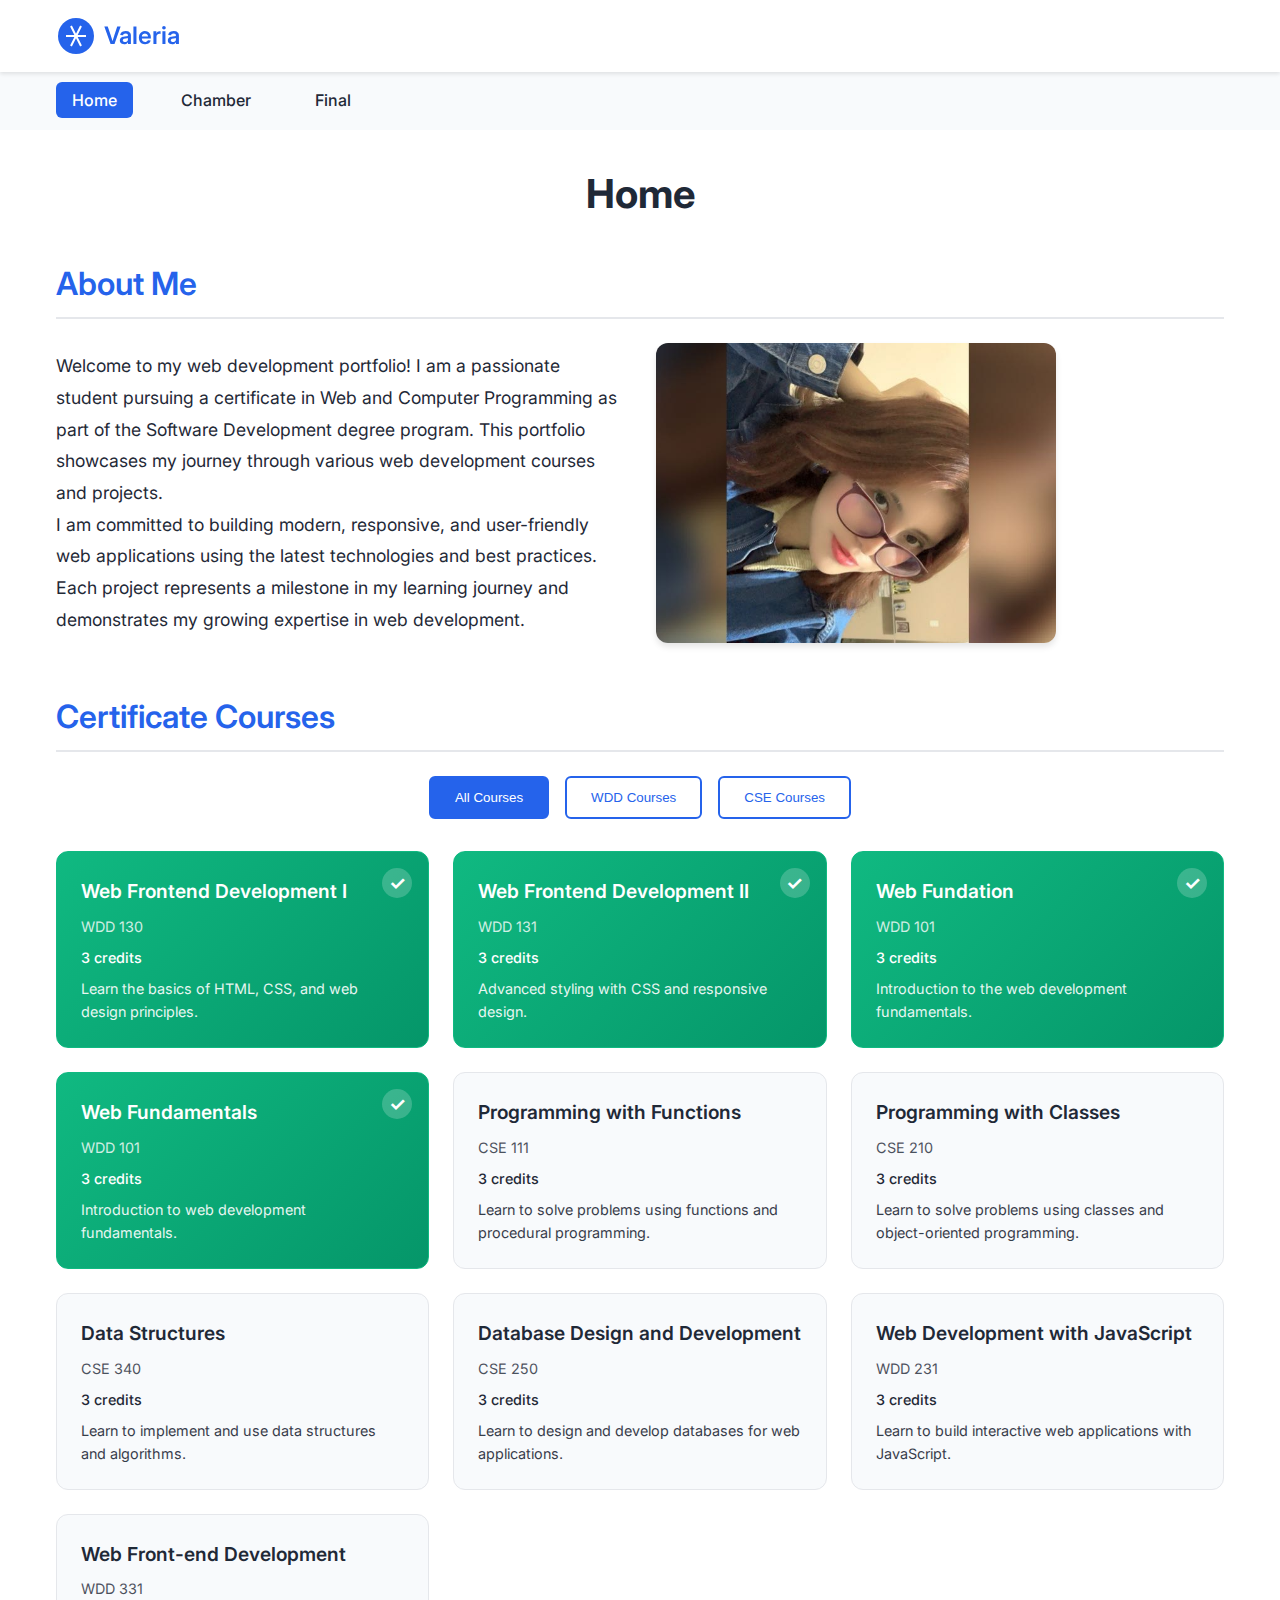
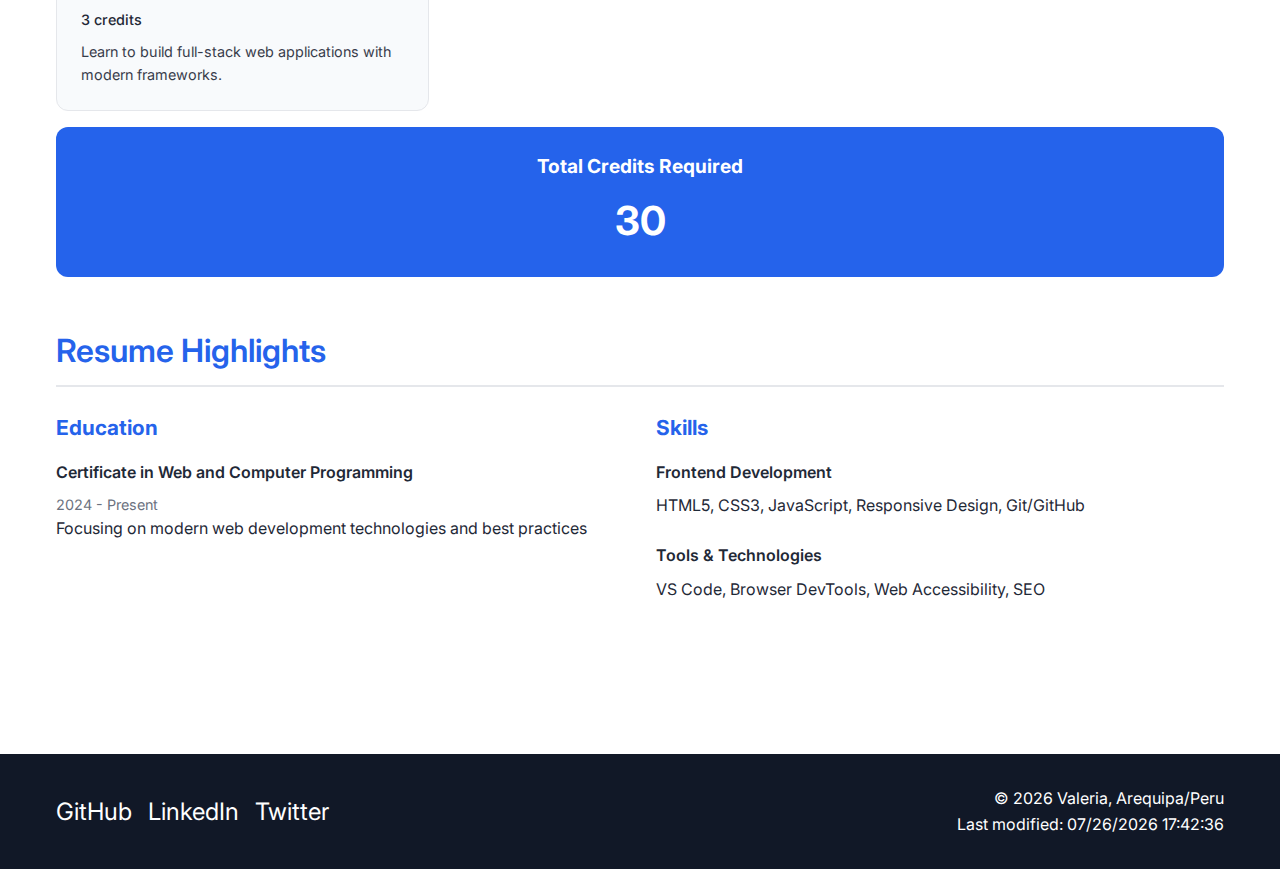
<file: index.html>
<!DOCTYPE html>
<html lang="en">
<head>
    <meta charset="UTF-8">
    <meta name="viewport" content="width=device-width, initial-scale=1.0">
    <meta name="description" content="Web Development Portfolio - Showcasing projects and coursework in web development and computer programming">
    <meta name="author" content="Valeria">
    <title>Web Development Portfolio</title>
    <link rel="preconnect" href="https://fonts.googleapis.com">
    <link rel="preconnect" href="https://fonts.gstatic.com" crossorigin>
    <link href="https://fonts.googleapis.com/css2?family=Inter:wght@300;400;500;600;700&display=swap" rel="stylesheet">
    <link rel="stylesheet" href="./styles/style.css">
    <script src="./scripts/script.js"></script>
</head>
<body>
    <header>
        <div class="container">
            <div class="header-content">
                <div class="logo-container">
                    <svg class="logo" viewBox="0 0 40 40" fill="none" xmlns="http://www.w3.org/2000/svg">
                        <circle cx="20" cy="20" r="18" fill="#2563eb"/>
                        <path d="M10 20h20M15 10l5 10-5 10M25 10l-5 10 5 10" stroke="white" stroke-width="2"/>
                    </svg>
                    <span class="site-name">Valeria</span>
                </div>
                <div class="hamburger" onclick="toggleMenu()">
                    <span></span>
                    <span></span>
                    <span></span>
                </div>
            </div>
        </div>
    </header>

    <nav>
        <div class="container">
            <ul class="nav-menu">
                <li><a href="#home" class="active">Home</a></li>
                <li><a href="#chamber">Chamber</a></li>
                <li><a href="#final">Final</a></li>
            </ul>
        </div>
    </nav>

    <main>
        <div class="container">
            <h1>Home</h1>
            
            <section id="about">
                <h2>About Me</h2>
                <div class="about-content">
                    <div class="about-text">
                        <p>Welcome to my web development portfolio! I am a passionate student pursuing a certificate in Web and Computer Programming as part of the Software Development degree program. This portfolio showcases my journey through various web development courses and projects.</p>
                        <p>I am committed to building modern, responsive, and user-friendly web applications using the latest technologies and best practices. Each project represents a milestone in my learning journey and demonstrates my growing expertise in web development.</p>
                    </div>
                    <img class="about-image" src="./images/photo.jpeg" alt="Profile" />
                </div>
            </section>

            <section id="certificate">
                <h2>Certificate Courses</h2>
                <div class="filter-buttons">
                    <button class="filter-btn active" onclick="filterCourses('all')">All Courses</button>
                    <button class="filter-btn" onclick="filterCourses('WDD')">WDD Courses</button>
                    <button class="filter-btn" onclick="filterCourses('CSE')">CSE Courses</button>
                </div>
                <div class="course-grid" id="courseGrid"></div>
                <div class="credits-summary">
                    <h3>Total Credits Required</h3>
                    <div class="credits-number" id="totalCredits">0</div>
                </div>
            </section>

            <section id="resume">
                <h2>Resume Highlights</h2>
                <div class="resume-content">
                    <div class="resume-section">
                        <h3>Education</h3>
                        <div class="resume-item">
                            <h4>Certificate in Web and Computer Programming</h4>
                            <div class="date">2024 - Present</div>
                            <p>Focusing on modern web development technologies and best practices</p>
                        </div>
                    </div>
                    <div class="resume-section">
                        <h3>Skills</h3>
                        <div class="resume-item">
                            <h4>Frontend Development</h4>
                            <p>HTML5, CSS3, JavaScript, Responsive Design, Git/GitHub</p>
                        </div>
                        <div class="resume-item">
                            <h4>Tools & Technologies</h4>
                            <p>VS Code, Browser DevTools, Web Accessibility, SEO</p>
                        </div>
                    </div>
                </div>
            </section>
        </div>
    </main>

    <footer>
        <div class="container">
            <div class="footer-content">
                <div class="social-links">
                    <a href="https://github.com/yourusername" target="_blank">GitHub</a>
                    <a href="https://linkedin.com/in/yourprofile" target="_blank">LinkedIn</a>
                    <a href="https://twitter.com/yourusername" target="_blank">Twitter</a>
                </div>
                <div class="footer-info">
                    <p>&copy; <span id="currentYear"></span> Valeria, Arequipa/Peru</p>
                    <p id="lastModified"></p>
                </div>
            </div>
        </div>
    </footer>
</body>
</html>
</file>
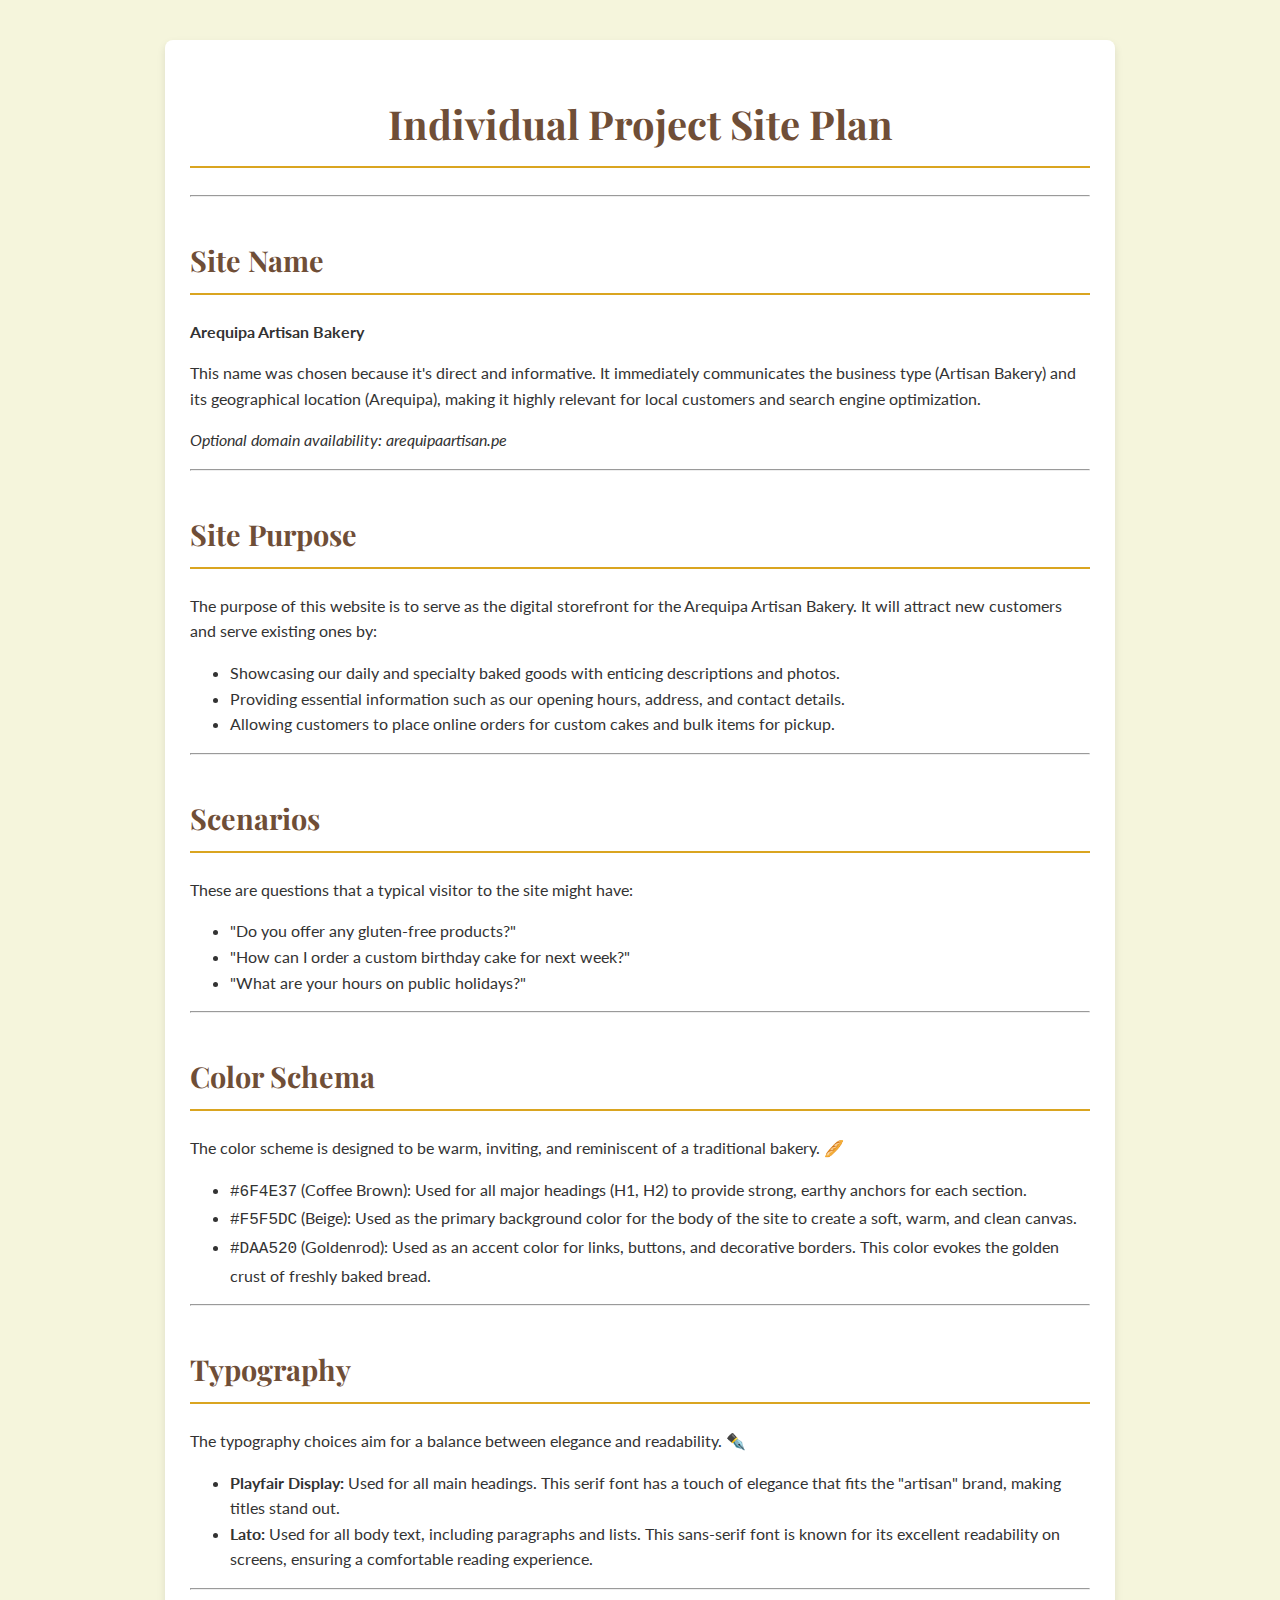
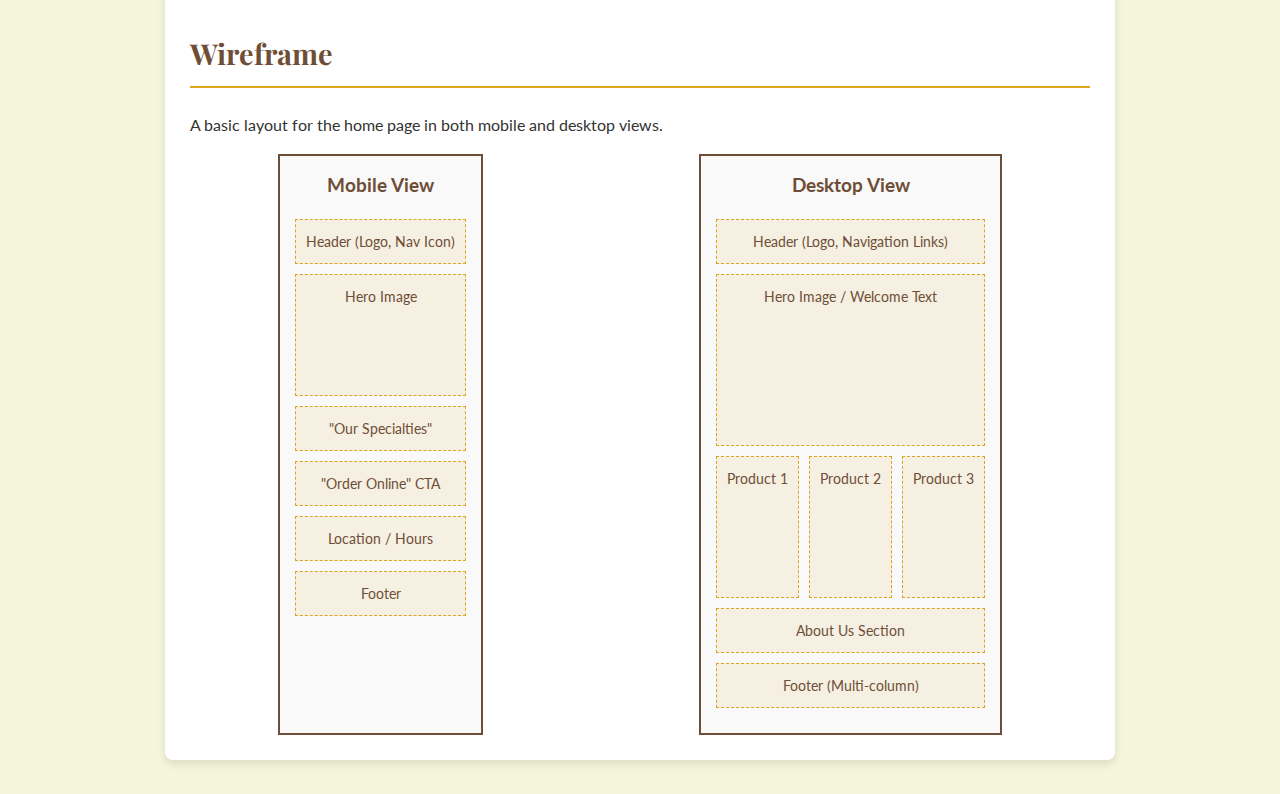
<file: project/index.html>
<!DOCTYPE html>
<html lang="en">
<head>
    <meta charset="UTF-8">
    <meta name="viewport" content="width=device-width, initial-scale=1.0">
    <title>Arequipa Artisan Bakery - Site Plan</title>
    
    <link rel="preconnect" href="https://fonts.googleapis.com">
    <link rel="preconnect" href="https://fonts.gstatic.com" crossorigin>
    <link href="https://fonts.googleapis.com/css2?family=Lato:wght@400;700&family=Playfair+Display:wght@700&display=swap" rel="stylesheet">
    <link rel="stylesheet" href="./styles/style.css">
</head>
<body>

    <main>
        <h1>Individual Project Site Plan</h1>

        <hr>

        <h2>Site Name</h2>
        <p>
            <b>Arequipa Artisan Bakery</b>
        </p>
        <p>
            This name was chosen because it's direct and informative. It immediately communicates the business type (Artisan Bakery) and its geographical location (Arequipa), making it highly relevant for local customers and search engine optimization.
        </p>
        <p>
            <i>Optional domain availability: arequipaartisan.pe</i>
        </p>
        
        <hr>

        <h2>Site Purpose</h2>
        <p>
            The purpose of this website is to serve as the digital storefront for the Arequipa Artisan Bakery. It will attract new customers and serve existing ones by:
        </p>
        <ul>
            <li>Showcasing our daily and specialty baked goods with enticing descriptions and photos.</li>
            <li>Providing essential information such as our opening hours, address, and contact details.</li>
            <li>Allowing customers to place online orders for custom cakes and bulk items for pickup.</li>
        </ul>

        <hr>

        <h2>Scenarios</h2>
        <p>These are questions that a typical visitor to the site might have:</p>
        <ul>
            <li>"Do you offer any gluten-free products?"</li>
            <li>"How can I order a custom birthday cake for next week?"</li>
            <li>"What are your hours on public holidays?"</li>
        </ul>

        <hr>

        <h2>Color Schema</h2>
        <p>The color scheme is designed to be warm, inviting, and reminiscent of a traditional bakery. 🥖</p>
        <ul>
            <li><code>#6F4E37</code> (Coffee Brown): Used for all major headings (H1, H2) to provide strong, earthy anchors for each section.</li>
            <li><code>#F5F5DC</code> (Beige): Used as the primary background color for the body of the site to create a soft, warm, and clean canvas.</li>
            <li><code>#DAA520</code> (Goldenrod): Used as an accent color for links, buttons, and decorative borders. This color evokes the golden crust of freshly baked bread.</li>
        </ul>

        <hr>

        <h2>Typography</h2>
        <p>The typography choices aim for a balance between elegance and readability. ✒️</p>
        <ul>
            <li>
                <b>Playfair Display:</b> Used for all main headings. This serif font has a touch of elegance that fits the "artisan" brand, making titles stand out.
            </li>
            <li>
                <b>Lato:</b> Used for all body text, including paragraphs and lists. This sans-serif font is known for its excellent readability on screens, ensuring a comfortable reading experience.
            </li>
        </ul>

        <hr>

        <h2>Wireframe</h2>
        <p>
            A basic layout for the home page in both mobile and desktop views.
            
        </p>
        <div class="wireframe-container">
            <div id="mobile-view" class="wireframe">
                <h3>Mobile View</h3>
                <div class="wf-box">Header (Logo, Nav Icon)</div>
                <div class="wf-box" style="height: 100px;">Hero Image</div>
                <div class="wf-box">"Our Specialties"</div>
                <div class="wf-box">"Order Online" CTA</div>
                <div class="wf-box">Location / Hours</div>
                <div class="wf-box">Footer</div>
            </div>

            <div id="desktop-view" class="wireframe">
                <h3>Desktop View</h3>
                <div class="wf-box">Header (Logo, Navigation Links)</div>
                <div class="wf-box" style="height: 150px;">Hero Image / Welcome Text</div>
                <div class="wf-main-content">
                    <div class="wf-col">
                        <div class="wf-box" style="height: 120px;">Product 1</div>
                    </div>
                    <div class="wf-col">
                        <div class="wf-box" style="height: 120px;">Product 2</div>
                    </div>
                    <div class="wf-col">
                        <div class="wf-box" style="height: 120px;">Product 3</div>
                    </div>
                </div>
                <div class="wf-box">About Us Section</div>
                <div class="wf-box">Footer (Multi-column)</div>
            </div>
        </div>
    </main>

</body>
</html>
</file>
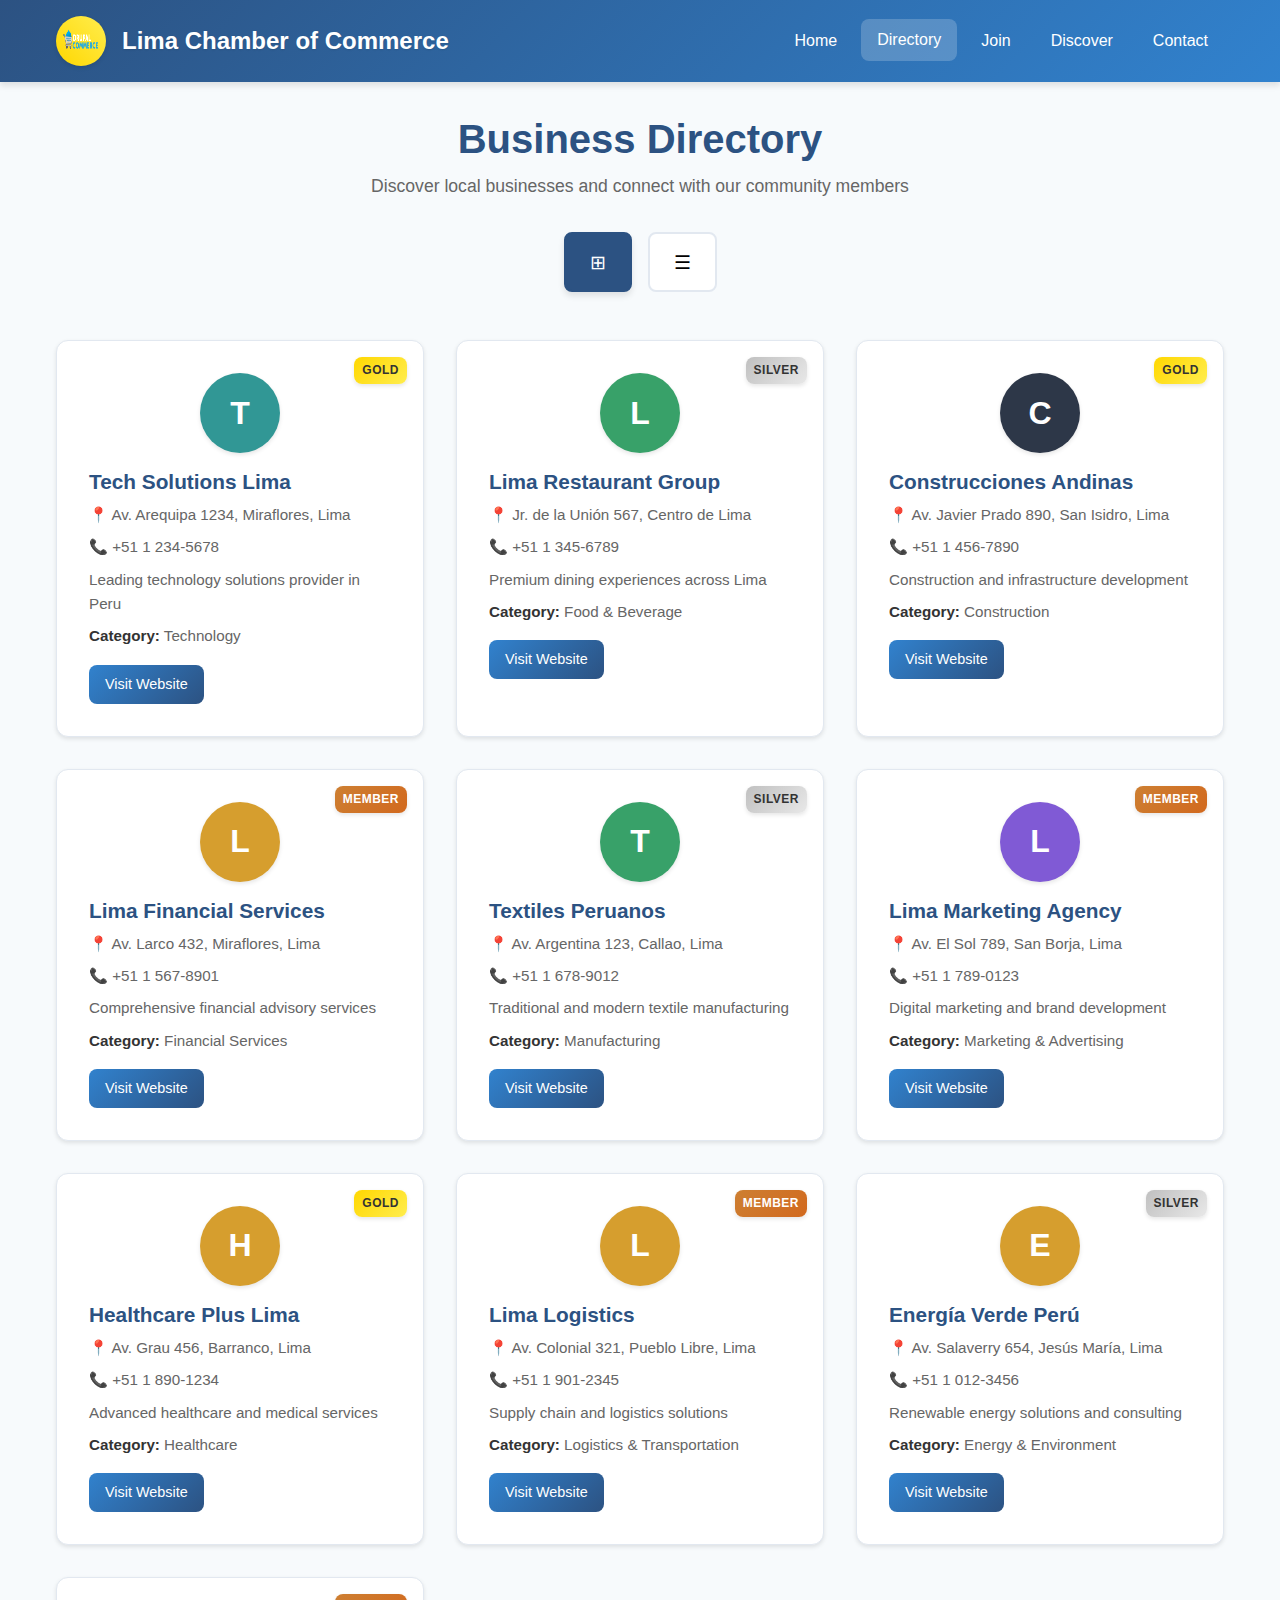
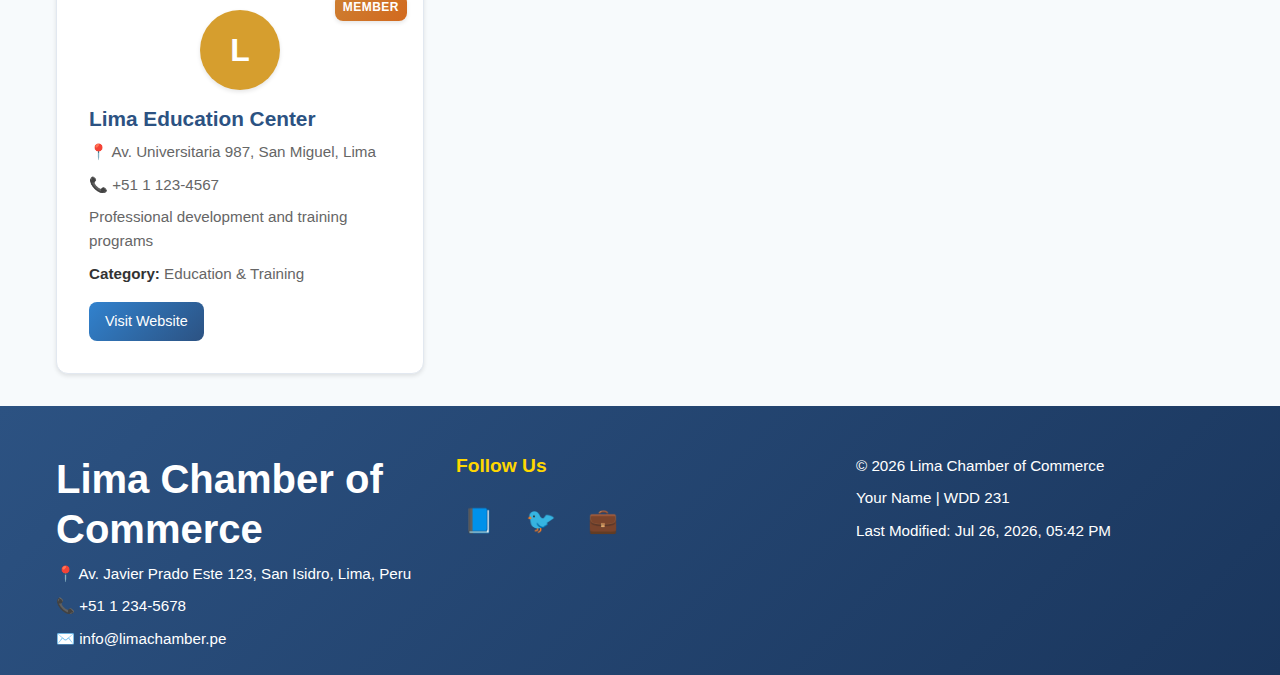
<file: chamber/directory.html>
<!DOCTYPE html>
<html lang="en">
<head>
    <meta charset="UTF-8">
    <meta name="viewport" content="width=device-width, initial-scale=1.0">
    <title>Business Directory - Lima Chamber of Commerce</title>
    <meta name="description" content="Explore local businesses in Lima, Peru. Find member companies, services, and contact information in our comprehensive business directory.">
    <meta name="author" content="Your Name">
    
    <!-- Facebook Meta Tags -->
    <meta property="og:title" content="Business Directory - Lima Chamber of Commerce">
    <meta property="og:description" content="Explore local businesses in Lima, Peru. Find member companies, services, and contact information.">
    <meta property="og:image" content="images/logo.png">
    <meta property="og:url" content="https://smilingvk.github.io/wdd231/chamber/directory.html">
    <meta property="og:type" content="website">
    
    <!-- Favicon -->
    <link rel="icon" href="./images/favicon.ico" type="image/x-icon">
    
    <!-- CSS Reset/Normalize -->
    <link rel="stylesheet" href="./styles/style.css">
</head>
<body>
    <header>
        <div class="header-container">
            <div class="logo-section">
                <img src="./images/logo.png" alt="Lima Chamber of Commerce Logo" class="logo">
                <h1>Lima Chamber of Commerce</h1>
            </div>
            <nav class="main-nav">
                <button class="nav-toggle" id="navToggle">☰</button>
                <ul class="nav-menu" id="navMenu">
                    <li><a href="index.html">Home</a></li>
                    <li><a href="directory.html" class="active">Directory</a></li>
                    <li><a href="join.html">Join</a></li>
                    <li><a href="discover.html">Discover</a></li>
                    <li><a href="contact.html">Contact</a></li>
                </ul>
            </nav>
        </div>
    </header>

    <main>
        <section class="directory-header">
            <h2>Business Directory</h2>
            <p>Discover local businesses and connect with our community members</p>
            
            <div class="view-controls">
                <button id="gridView" class="view-btn active" title="Grid View">⊞</button>
                <button id="listView" class="view-btn" title="List View">☰</button>
            </div>
        </section>

        <section class="directory-content">
            <div id="membersContainer" class="members-grid">
                <!-- Members will be loaded here via JavaScript -->
            </div>
        </section>
    </main>

    <footer>
        <div class="footer-container">
            <div class="footer-section contact-info">
                <h1>Lima Chamber of Commerce</h1>
                <p>📍 Av. Javier Prado Este 123, San Isidro, Lima, Peru</p>
                <p>📞 +51 1 234-5678</p>
                <p>✉️ info@limachamber.pe</p>
            </div>
            
            <div class="footer-section social-media">
                <h3>Follow Us</h3>
                <div class="social-links">
                    <a href="#" aria-label="Facebook">📘</a>
                    <a href="#" aria-label="Twitter">🐦</a>
                    <a href="#" aria-label="LinkedIn">💼</a>
                </div>
            </div>
            
            <div class="footer-section development-info">
                <p>&copy; <span id="currentYear"></span> Lima Chamber of Commerce</p>
                <p>Your Name | WDD 231</p>
                <p>Last Modified: <span id="lastModified"></span></p>
            </div>
        </div>
    </footer>

    <script src="./scripts/directory.js"></script>
</body>
</html>
</file>
<file: styles/style.css>
* {
    margin: 0;
    padding: 0;
    box-sizing: border-box;
}

:root {
    --primary-color: #2563eb;
    --secondary-color: #3b82f6;
    --accent-color: #f59e0b;
    --text-color: #1f2937;
    --text-light: #6b7280;
    --background: #ffffff;
    --surface: #f8fafc;
    --border: #e5e7eb;
    --success: #10b981;
    --gray-100: #f3f4f6;
    --gray-200: #e5e7eb;
    --gray-300: #d1d5db;
    --gray-800: #1f2937;
    --gray-900: #111827;
}

body {
    font-family: 'Inter', sans-serif;
    line-height: 1.6;
    color: var(--text-color);
    background-color: var(--background);
}

.container {
    max-width: 1200px;
    margin: 0 auto;
    padding: 0 1rem;
}

/* Header */
header {
    background: var(--background);
    box-shadow: 0 2px 4px rgba(0, 0, 0, 0.1);
    position: sticky;
    top: 0;
    z-index: 100;
}

.header-content {
    display: flex;
    justify-content: space-between;
    align-items: center;
    padding: 1rem 0;
}

.logo-container {
    display: flex;
    align-items: center;
    gap: 0.5rem;
}

.logo {
    width: 40px;
    height: 40px;
}

.site-name {
    font-size: 1.5rem;
    font-weight: 600;
    color: var(--primary-color);
}

.hamburger {
    display: none;
    flex-direction: column;
    cursor: pointer;
    gap: 4px;
}

.hamburger span {
    width: 25px;
    height: 3px;
    background: var(--text-color);
    transition: 0.3s;
}

.hamburger.active span:nth-child(1) {
    transform: rotate(45deg) translate(5px, 5px);
}

.hamburger.active span:nth-child(2) {
    opacity: 0;
}

.hamburger.active span:nth-child(3) {
    transform: rotate(-45deg) translate(7px, -6px);
}

/* Navigation */
nav {
    background: var(--surface);
}

.nav-menu {
    display: flex;
    list-style: none;
    gap: 2rem;
    padding: 1rem 0;
}

.nav-menu a {
    text-decoration: none;
    color: var(--text-color);
    font-weight: 500;
    padding: 0.5rem 1rem;
    border-radius: 6px;
    transition: all 0.3s ease;
    position: relative;
}

.nav-menu a:hover {
    background: var(--primary-color);
    color: white;
}

.nav-menu a.active {
    background: var(--primary-color);
    color: white;
}

/* Main Content */
main {
    min-height: 70vh;
    padding: 2rem 0;
}

h1 {
    font-size: 2.5rem;
    font-weight: 700;
    color: var(--text-color);
    margin-bottom: 2rem;
    text-align: center;
}

section {
    margin-bottom: 3rem;
}

h2 {
    font-size: 2rem;
    font-weight: 600;
    color: var(--primary-color);
    margin-bottom: 1.5rem;
    border-bottom: 2px solid var(--border);
    padding-bottom: 0.5rem;
}

.about-content {
    display: grid;
    grid-template-columns: 1fr 1fr;
    gap: 2rem;
    align-items: center;
}

.about-text {
    font-size: 1.1rem;
    line-height: 1.8;
    color: var(--text-color);
}

.about-image {
    width: 100%;
    max-width: 400px;
    height: 300px;
    object-fit: cover;
    border-radius: 12px;
    box-shadow: 0 4px 6px rgba(0, 0, 2, 0.1);
}

/* Course Filter Buttons */
.filter-buttons {
    display: flex;
    gap: 1rem;
    margin-bottom: 2rem;
    justify-content: center;
    flex-wrap: wrap;
}

.filter-btn {
    padding: 0.75rem 1.5rem;
    border: 2px solid var(--primary-color);
    background: transparent;
    color: var(--primary-color);
    border-radius: 6px;
    cursor: pointer;
    font-weight: 500;
    transition: all 0.3s ease;
}

.filter-btn:hover,
.filter-btn.active {
    background: var(--primary-color);
    color: white;
}

/* Course Grid */
.course-grid {
    display: grid;
    grid-template-columns: repeat(auto-fill, minmax(300px, 1fr));
    gap: 1.5rem;
    margin-bottom: 1rem;
}

.course-card {
    background: var(--surface);
    border: 1px solid var(--border);
    border-radius: 12px;
    padding: 1.5rem;
    transition: all 0.3s ease;
    position: relative;
}

.course-card:hover {
    transform: translateY(-2px);
    box-shadow: 0 8px 16px rgba(0, 0, 0, 0.1);
}

.course-card.completed {
    background: linear-gradient(135deg, #10b981 0%, #059669 100%);
    color: white;
    border-color: var(--success);
}

.course-card.completed::after {
    content: "✓";
    position: absolute;
    top: 1rem;
    right: 1rem;
    background: rgba(255, 255, 255, 0.2);
    width: 30px;
    height: 30px;
    border-radius: 50%;
    display: flex;
    align-items: center;
    justify-content: center;
    font-weight: bold;
    font-size: 1.2rem;
}

.course-name {
    font-size: 1.2rem;
    font-weight: 600;
    margin-bottom: 0.5rem;
}

.course-code {
    font-size: 0.9rem;
    opacity: 0.8;
    margin-bottom: 0.5rem;
}

.course-credits {
    font-size: 0.9rem;
    font-weight: 500;
}

.course-description {
    font-size: 0.9rem;
    margin-top: 0.5rem;
    opacity: 0.9;
}

/* Credits Summary */
.credits-summary {
    background: var(--primary-color);
    color: white;
    padding: 1.5rem;
    border-radius: 12px;
    text-align: center;
}

.credits-summary h3 {
    font-size: 1.2rem;
    margin-bottom: 0.5rem;
}

.credits-number {
    font-size: 2.5rem;
    font-weight: 700;
}

/* Resume Section */
.resume-content {
    display: grid;
    grid-template-columns: 1fr 1fr;
    gap: 2rem;
}

.resume-section h3 {
    font-size: 1.3rem;
    color: var(--primary-color);
    margin-bottom: 1rem;
}

.resume-item {
    margin-bottom: 1.5rem;
}

.resume-item h4 {
    font-weight: 600;
    margin-bottom: 0.5rem;
}

.resume-item .date {
    color: var(--text-light);
    font-size: 0.9rem;
}

/* Footer */
footer {
    background: var(--gray-900);
    color: white;
    padding: 2rem 0;
    margin-top: 3rem;
}

.footer-content {
    display: grid;
    grid-template-columns: 1fr 1fr;
    gap: 2rem;
    align-items: center;
}

.social-links {
    display: flex;
    gap: 1rem;
}

.social-links a {
    color: white;
    text-decoration: none;
    font-size: 1.5rem;
    transition: color 0.3s ease;
}

.social-links a:hover {
    color: var(--accent-color);
}

.footer-info {
    text-align: right;
}

/* Responsive Design */
@media (max-width: 768px) {
    .hamburger {
        display: flex;
    }

    .nav-menu {
        position: absolute;
        top: 100%;
        left: 0;
        width: 100%;
        background: var(--surface);
        flex-direction: column;
        transform: translateY(-100%);
        opacity: 0;
        visibility: hidden;
        transition: all 0.3s ease;
        box-shadow: 0 4px 6px rgba(0, 0, 0, 0.1);
    }

    .nav-menu.active {
        transform: translateY(0);
        opacity: 1;
        visibility: visible;
    }

    .nav-menu a {
        padding: 1rem;
        border-bottom: 1px solid var(--border);
    }

    .about-content {
        grid-template-columns: 1fr;
        text-align: center;
    }

    .resume-content {
        grid-template-columns: 1fr;
    }

    .footer-content {
        grid-template-columns: 1fr;
        text-align: center;
        gap: 1rem;
    }

    .footer-info {
        text-align: center;
    }

    h1 {
        font-size: 2rem;
    }

    h2 {
        font-size: 1.5rem;
    }
}

@media (min-width: 769px) {
    .nav-menu {
        position: static;
        transform: none;
        opacity: 1;
        visibility: visible;
    }
}
</file>
<file: project/styles/style.css>
:root {
    --heading-color: #6F4E37; /* Coffee Brown */
    --background-color: #F5F5DC; /* Beige */
    --text-color: #333333; /* Dark Gray */
    --accent-color: #DAA520; /* Goldenrod */

    --heading-font: 'Playfair Display', serif;
    --body-font: 'Lato', sans-serif;
}

body {
    font-family: var(--body-font);
    background-color: var(--background-color);
    color: var(--text-color);
    line-height: 1.6;
    margin: 0;
    padding: 20px;
}

main {
    max-width: 900px;
    margin: 20px auto;
    padding: 25px;
    background-color: #ffffff;
    border-radius: 8px;
    box-shadow: 0 4px 8px rgba(0, 0, 0, 0.1);
}

h1, h2 {
    font-family: var(--heading-font);
    color: var(--heading-color);
    border-bottom: 2px solid var(--accent-color);
    padding-bottom: 10px;
}

h1 {
    text-align: center;
    font-size: 2.5rem;
}

h2 {
    font-size: 1.8rem;
    margin-top: 40px;
}

p, li {
    font-size: 1rem;
}

a {
    color: var(--accent-color);
    text-decoration: none;
}

a:hover {
    text-decoration: underline;
}

/* Wireframe Styles */
.wireframe-container {
    display: flex;
    flex-wrap: wrap;
    gap: 40px;
    justify-content: space-around;
}

.wireframe {
    border: 2px solid var(--heading-color);
    padding: 15px;
    background-color: #f9f9f9;
}

.wireframe h3 {
    text-align: center;
    margin-top: 0;
    color: var(--heading-color);
    font-family: var(--body-font);
}

.wf-box {
    border: 1px dashed var(--accent-color);
    background-color: rgba(218, 165, 32, 0.1);
    color: var(--heading-color);
    margin-bottom: 10px;
    padding: 10px;
    text-align: center;
    font-size: 0.9em;
}

#desktop-view .wf-main-content {
    display: flex;
    gap: 10px;
}

#desktop-view .wf-col {
    flex: 1;
}
</file>
<file: chamber/styles/style.css>
/* Chamber of Commerce Directory Styles */
/* WDD 231 - Web Development Project */

/* CSS Custom Properties (Variables) */
:root {
    --primary-color: #2c5282;
    --secondary-color: #3182ce;
    --accent-color: #ffd700;
    --text-color: #333333;
    --text-light: #666666;
    --background-color: #f7fafc;
    --white: #ffffff;
    --border-color: #e2e8f0;
    --shadow-light: 0 2px 4px rgba(0,0,0,0.1);
    --shadow-medium: 0 4px 6px rgba(0,0,0,0.1);
    --shadow-heavy: 0 10px 25px rgba(0,0,0,0.15);
    --border-radius: 8px;
    --border-radius-large: 12px;
    --transition: all 0.3s ease;
    --max-width: 1200px;
    --spacing-xs: 0.25rem;
    --spacing-sm: 0.5rem;
    --spacing-md: 1rem;
    --spacing-lg: 1.5rem;
    --spacing-xl: 2rem;
    --spacing-2xl: 3rem;
}

/* CSS Reset and Base Styles */
*,
*::before,
*::after {
    margin: 0;
    padding: 0;
    box-sizing: border-box;
}

html {
    font-size: 16px;
    scroll-behavior: smooth;
}

body {
    font-family: -apple-system, BlinkMacSystemFont, 'Segoe UI', Roboto, Oxygen, Ubuntu, Cantarell, sans-serif;
    line-height: 1.6;
    color: var(--text-color);
    background-color: var(--background-color);
    min-height: 100vh;
    display: flex;
    flex-direction: column;
}
main h1{
    text-align: center;
}
/* Typography */
h1, h2, h3, h4, h5, h6 {
    font-weight: 600;
    line-height: 1.25;
    margin-bottom: var(--spacing-sm);
}

h1 { font-size: 2.5rem; }
h2 { font-size: 2rem; }
h3 { font-size: 1.5rem; }

p {
    margin-bottom: var(--spacing-md);
}

a {
    color: var(--secondary-color);
    text-decoration: none;
    transition: var(--transition);
}

a:hover {
    color: var(--primary-color);
}

/* Utility Classes */
.container {
    max-width: var(--max-width);
    margin: 0 auto;
    padding: 0 var(--spacing-md);
}

.sr-only {
    position: absolute;
    width: 1px;
    height: 1px;
    padding: 0;
    margin: -1px;
    overflow: hidden;
    clip-path: rect(0, 0, 0, 0);
    white-space: nowrap;
    border: 0;
}

/* Header Styles */
header {
    background: linear-gradient(135deg, var(--primary-color) 0%, var(--secondary-color) 100%);
    color: var(--white);
    padding: var(--spacing-md) 0;
    box-shadow: var(--shadow-medium);
    position: relative;
    z-index: 1000;
}

.header-container {
    max-width: var(--max-width);
    margin: 0 auto;
    padding: 0 var(--spacing-md);
    display: flex;
    justify-content: space-between;
    align-items: center;
    flex-wrap: wrap;
    gap: var(--spacing-md);
}

.logo-section {
    display: flex;
    align-items: center;
    gap: var(--spacing-md);
}

.logo {
    width: 50px;
    height: 50px;
    border-radius: 50%;
    background: linear-gradient(45deg, var(--accent-color), #ffed4e);
    padding: 5px;
    display: flex;
    align-items: center;
    justify-content: center;
    font-weight: bold;
    color: var(--primary-color);
    box-shadow: var(--shadow-light);
}

.logo-section h1 {
    font-size: 1.5rem;
    font-weight: 700;
    margin-bottom: 0;
    text-shadow: 0 1px 2px rgba(0,0,0,0.1);
}

/* Navigation Styles */
.main-nav {
    position: relative;
}

.nav-toggle {
    display: none;
    background: none;
    border: none;
    color: var(--white);
    font-size: 1.5rem;
    cursor: pointer;
    padding: var(--spacing-sm);
    border-radius: var(--border-radius);
    transition: var(--transition);
}

.nav-toggle:hover {
    background-color: rgba(255,255,255,0.1);
}

.nav-menu {
    display: flex;
    list-style: none;
    gap: var(--spacing-sm);
    margin: 0;
}

.nav-menu li {
    margin: 0;
}

.nav-menu a {
    color: var(--white);
    text-decoration: none;
    padding: var(--spacing-sm) var(--spacing-md);
    border-radius: var(--border-radius);
    transition: var(--transition);
    font-weight: 500;
    display: block;
}

.nav-menu a:hover,
.nav-menu a.active {
    background-color: rgba(255,255,255,0.2);
    transform: translateY(-1px);
}

/* Main Content Styles */
main {
    flex: 1;
    max-width: var(--max-width);
    margin: 0 auto;
    padding: var(--spacing-xl) var(--spacing-md);
    width: 100%;
}

.directory-header {
    text-align: center;
    margin-bottom: var(--spacing-2xl);
}

.directory-header h2 {
    color: var(--primary-color);
    font-size: 2.5rem;
    margin-bottom: var(--spacing-sm);
    font-weight: 700;
}

.directory-header p {
    font-size: 1.1rem;
    color: var(--text-light);
    margin-bottom: var(--spacing-xl);
    max-width: 600px;
    margin-left: auto;
    margin-right: auto;
}

/* View Controls */
.view-controls {
    display: flex;
    justify-content: center;
    gap: var(--spacing-md);
    margin-bottom: var(--spacing-xl);
}

.view-btn {
    background-color: var(--white);
    border: 2px solid var(--border-color);
    padding: var(--spacing-md) var(--spacing-lg);
    border-radius: var(--border-radius);
    cursor: pointer;
    font-size: 1.2rem;
    transition: var(--transition);
    display: flex;
    align-items: center;
    justify-content: center;
    min-width: 60px;
    height: 60px;
}

.view-btn:hover {
    border-color: var(--secondary-color);
    transform: translateY(-2px);
    box-shadow: var(--shadow-light);
}

.view-btn.active {
    background-color: var(--primary-color);
    color: var(--white);
    border-color: var(--primary-color);
    box-shadow: var(--shadow-medium);
}

/* Members Container Layouts */
.members-grid {
    display: grid;
    grid-template-columns: repeat(auto-fit, minmax(320px, 1fr));
    gap: var(--spacing-xl);
    animation: fadeIn 0.5s ease-in;
}

.members-list {
    display: flex;
    flex-direction: column;
    gap: var(--spacing-md);
    animation: fadeIn 0.5s ease-in;
}

@keyframes fadeIn {
    from {
        opacity: 0;
        transform: translateY(20px);
    }
    to {
        opacity: 1;
        transform: translateY(0);
    }
}

/* Member Card Styles */
.member-card {
    background-color: var(--white);
    border: 1px solid var(--border-color);
    border-radius: var(--border-radius-large);
    padding: var(--spacing-xl);
    box-shadow: var(--shadow-light);
    transition: var(--transition);
    position: relative;
    overflow: hidden;
}

.member-card::before {
    content: '';
    position: absolute;
    top: 0;
    left: 0;
    right: 0;
    height: 4px;
    background: linear-gradient(90deg, var(--primary-color), var(--secondary-color));
    transform: scaleX(0);
    transform-origin: left;
    transition: var(--transition);
}

.member-card:hover {
    transform: translateY(-8px);
    box-shadow: var(--shadow-heavy);
    border-color: var(--secondary-color);
}

.member-card:hover::before {
    transform: scaleX(1);
}

/* List View Specific Styles */
.member-card.list-view {
    display: flex;
    align-items: center;
    gap: var(--spacing-lg);
    padding: var(--spacing-lg);
    margin-bottom: 0;
}

.member-card.list-view:hover {
    transform: translateX(10px);
}

.member-card.list-view .member-image {
    width: 60px;
    height: 60px;
    flex-shrink: 0;
}

.member-card.list-view .member-info {
    flex-grow: 1;
}

.member-card.list-view .member-info h3 {
    font-size: 1.1rem;
    margin-bottom: var(--spacing-xs);
}

.member-card.list-view .member-info p {
    font-size: 0.9rem;
    margin-bottom: var(--spacing-xs);
}

.member-card.list-view .membership-badge {
    position: static;
    margin-left: auto;
}

/* Member Image */
.member-image {
    width: 80px;
    height: 80px;
    border-radius: 50%;
    margin: 0 auto var(--spacing-md);
    display: flex;
    align-items: center;
    justify-content: center;
    font-size: 2rem;
    font-weight: 700;
    color: var(--white);
    box-shadow: var(--shadow-light);
    position: relative;
    overflow: hidden;
}

.member-image::after {
    content: '';
    position: absolute;
    inset: 0;
    background: rgba(0,0,0,0.1);
    border-radius: 50%;
    opacity: 0;
    transition: var(--transition);
}

.member-card:hover .member-image::after {
    opacity: 1;
}

/* Member Info */
.member-info h3 {
    color: var(--primary-color);
    font-size: 1.3rem;
    margin-bottom: var(--spacing-sm);
    font-weight: 600;
}

.member-info p {
    margin-bottom: var(--spacing-sm);
    color: var(--text-light);
    font-size: 0.95rem;
}

.member-info p strong {
    color: var(--text-color);
    font-weight: 600;
}

/* Member Website Button */
.member-website {
    display: inline-flex;
    align-items: center;
    background: linear-gradient(135deg, var(--secondary-color), var(--primary-color));
    color: var(--white);
    padding: var(--spacing-sm) var(--spacing-md);
    text-decoration: none;
    border-radius: var(--border-radius);
    font-size: 0.9rem;
    font-weight: 500;
    transition: var(--transition);
    margin-top: var(--spacing-sm);
}

.member-website:hover {
    background: linear-gradient(135deg, var(--primary-color), var(--secondary-color));
    transform: translateY(-1px);
    box-shadow: var(--shadow-light);
    color: var(--white);
}

/* Membership Badges */
.membership-badge {
    position: absolute;
    top: var(--spacing-md);
    right: var(--spacing-md);
    padding: var(--spacing-xs) var(--spacing-sm);
    border-radius: var(--border-radius);
    font-size: 0.75rem;
    font-weight: 700;
    text-transform: uppercase;
    letter-spacing: 0.5px;
    box-shadow: var(--shadow-light);
}

.membership-badge.gold {
    background: linear-gradient(135deg, #ffd700, #ffed4e);
    color: var(--text-color);
}

.membership-badge.silver {
    background: linear-gradient(135deg, #c0c0c0, #e8e8e8);
    color: var(--text-color);
}

.membership-badge.member {
    background: linear-gradient(135deg, #cd7f32, #d2691e);
    color: var(--white);
}

/* Footer Styles */
footer {
    background: linear-gradient(135deg, var(--primary-color) 0%, #1a365d 100%);
    color: var(--white);
    padding: var(--spacing-2xl) 0 var(--spacing-md);
    margin-top: auto;
}

.footer-container {
    max-width: var(--max-width);
    margin: 0 auto;
    padding: 0 var(--spacing-md);
    display: grid;
    grid-template-columns: repeat(auto-fit, minmax(250px, 1fr));
    gap: var(--spacing-xl);
}

.footer-section h3 {
    margin-bottom: var(--spacing-md);
    color: var(--accent-color);
    font-size: 1.2rem;
    font-weight: 600;
}

.footer-section p {
    margin-bottom: var(--spacing-sm);
    font-size: 0.95rem;
    line-height: 1.6;
}

/* Social Links */
.social-links {
    display: flex;
    gap: var(--spacing-md);
    margin-top: var(--spacing-md);
}

.social-links a {
    font-size: 1.5rem;
    text-decoration: none;
    color: var(--white);
    transition: var(--transition);
    padding: var(--spacing-sm);
    border-radius: var(--border-radius);
}

.social-links a:hover {
    transform: translateY(-3px);
    background-color: rgba(255,255,255,0.1);
}

/* Error Message Styles */
.error-message {
    background-color: var(--white);
    border: 1px solid #fed7d7;
    border-radius: var(--border-radius);
    padding: var(--spacing-xl);
    text-align: center;
    margin: var(--spacing-xl) 0;
}

.error-message button {
    background-color: var(--primary-color);
    color: var(--white);
    border: none;
    padding: var(--spacing-sm) var(--spacing-md);
    border-radius: var(--border-radius);
    cursor: pointer;
    font-size: 0.9rem;
    transition: var(--transition);
}

.error-message button:hover {
    background-color: var(--secondary-color);
    transform: translateY(-1px);
}

/* Responsive Design */
@media (max-width: 768px) {
    .nav-toggle {
        display: block;
    }
    
    .nav-menu {
        display: none;
        position: absolute;
        top: 100%;
        left: 0;
        right: 0;
        background: linear-gradient(135deg, var(--primary-color), var(--secondary-color));
        flex-direction: column;
        padding: var(--spacing-md);
        border-radius: 0 0 var(--border-radius) var(--border-radius);
        box-shadow: var(--shadow-medium);
        gap: 0;
    }
    
    .nav-menu.show {
        display: flex;
        animation: slideDown 0.3s ease-out;
    }
    
    @keyframes slideDown {
        from {
            opacity: 0;
            transform: translateY(-10px);
        }
        to {
            opacity: 1;
            transform: translateY(0);
        }
    }
    
    .header-container {
        flex-direction: column;
        align-items: stretch;
    }
    
    .main-nav {
        width: 100%;
    }
    
    .directory-header h2 {
        font-size: 2rem;
    }
    
    .members-grid {
        grid-template-columns: 1fr;
    }
    
    .footer-container {
        grid-template-columns: 1fr;
        text-align: center;
    }
    
    .social-links {
        justify-content: center;
    }
}

@media (max-width: 480px) {
    :root {
        --spacing-md: 0.75rem;
        --spacing-lg: 1rem;
        --spacing-xl: 1.5rem;
    }
    
    .view-controls {
        flex-direction: column;
        align-items: center;
        gap: var(--spacing-sm);
    }
    
    .view-btn {
        width: 100%;
        max-width: 200px;
    }
    
    .member-card.list-view {
        flex-direction: column;
        text-align: center;
        gap: var(--spacing-md);
    }
    
    .member-card.list-view .member-image {
        width: 80px;
        height: 80px;
    }
    
    .member-card.list-view .membership-badge {
        position: absolute;
        top: var(--spacing-md);
        right: var(--spacing-md);
        margin-left: 0;
    }
    
    .directory-header h2 {
        font-size: 1.75rem;
    }
    
    .logo-section h1 {
        font-size: 1.2rem;
    }
}

/* Print Styles */
@media print {
    header,
    .view-controls,
    footer {
        display: none;
    }
    
    .member-card {
        break-inside: avoid;
        box-shadow: none;
        border: 1px solid #ccc;
    }
    
    .members-grid {
        grid-template-columns: repeat(2, 1fr);
    }
}

/* High Contrast Mode Support */
@media (prefers-contrast: high) {
    :root {
        --border-color: #000;
        --shadow-light: none;
        --shadow-medium: none;
        --shadow-heavy: none;
    }
    
    .member-card {
        border: 2px solid var(--primary-color);
    }
}

/* Reduced Motion Support */
@media (prefers-reduced-motion: reduce) {
    *,
    *::before,
    *::after {
        animation-duration: 0.01ms !important;
        animation-iteration-count: 1 !important;
        transition-duration: 0.01ms !important;
    }
}
</file>
